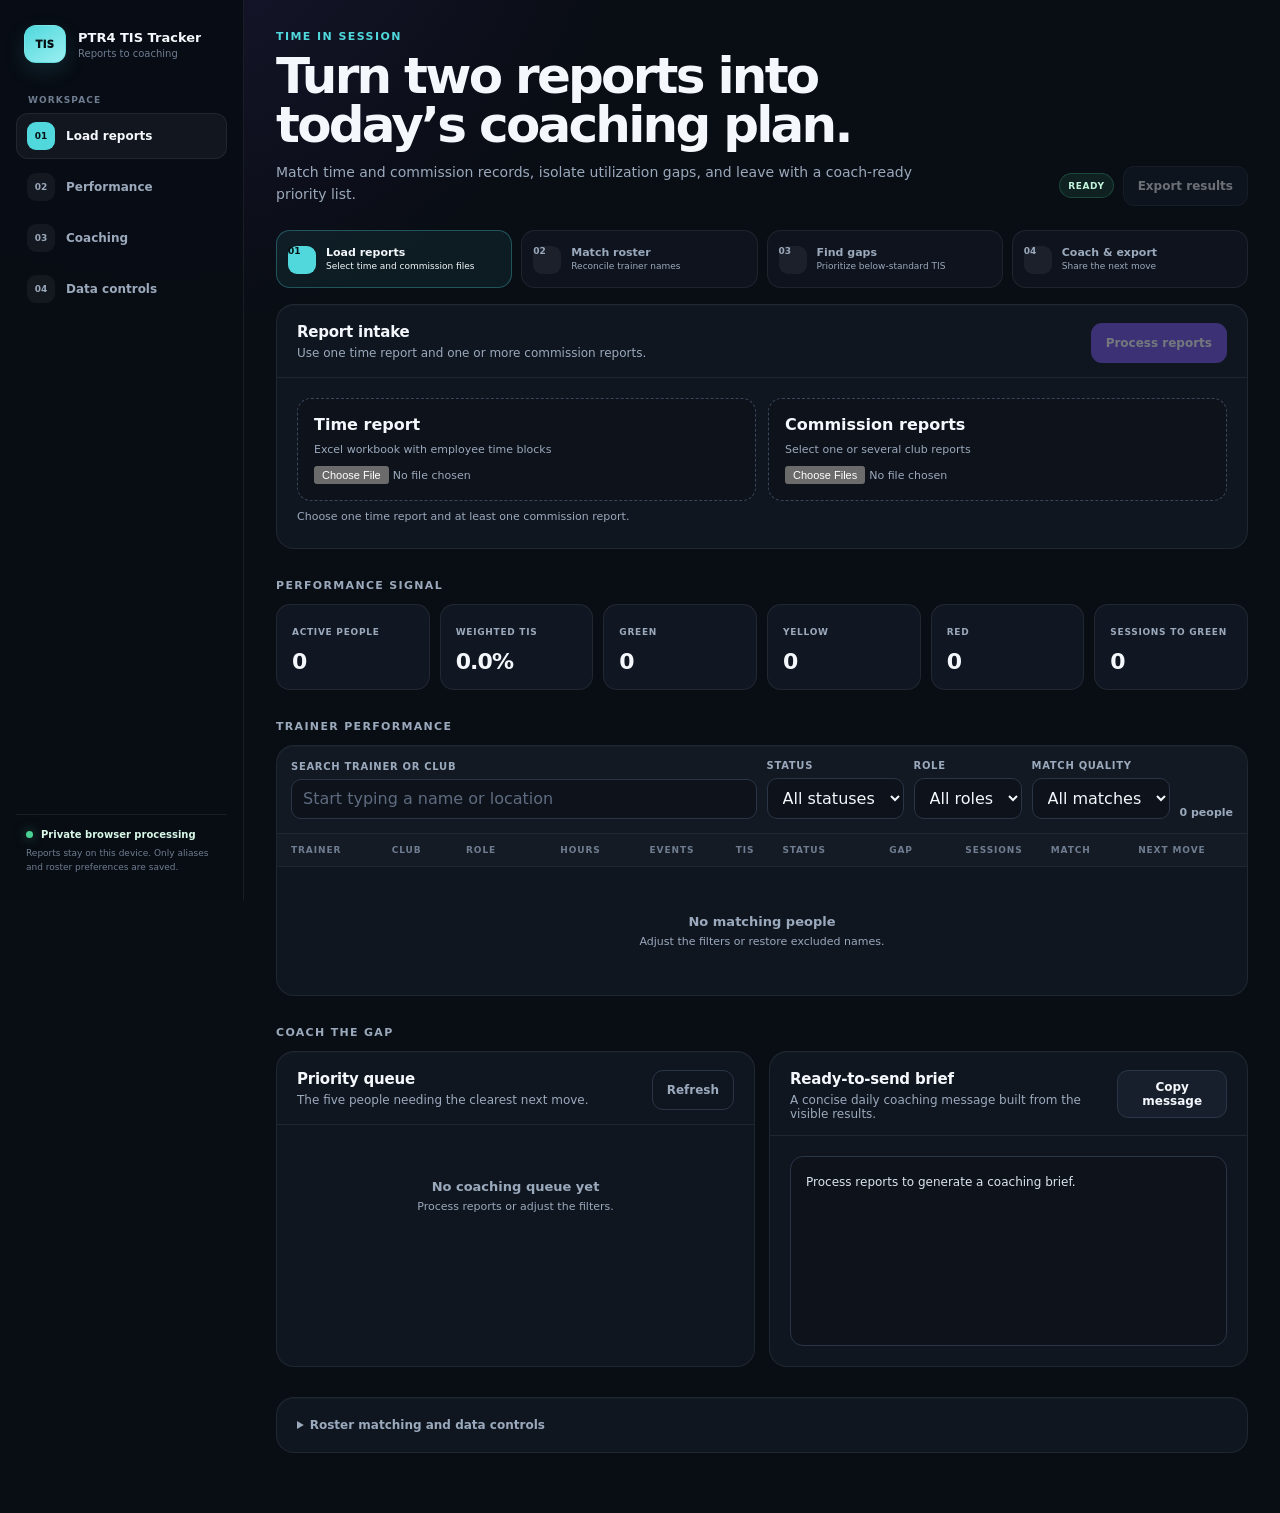
<file: index.html>
<!doctype html>
<html lang="en">
<head>
  <meta charset="utf-8">
  <meta name="viewport" content="width=device-width, initial-scale=1">
  <meta name="theme-color" content="#0a0d14">
  <meta name="description" content="PTR4 Time in Session tracker for matching reports, finding utilization gaps, and creating the next coaching move.">
  <title>PTR4 TIS Tracker</title>
  <link rel="stylesheet" href="styles.css">
  <script src="https://cdn.sheetjs.com/xlsx-0.20.3/package/dist/xlsx.full.min.js" defer></script>
  <script src="tis.js" defer></script>
</head>
<body class="tracker-page">
  <div class="tracker-shell">
    <aside class="sidebar">
      <a class="brand" href="#workflow">
        <span class="brand-mark">TIS</span>
        <span class="brand-copy"><strong>PTR4 TIS Tracker</strong><span>Reports to coaching</span></span>
      </a>
      <div class="nav-label">Workspace</div>
      <nav class="side-nav" aria-label="Tracker navigation">
        <a class="nav-item active" href="#workflow"><span class="nav-icon">01</span><span>Load reports</span></a>
        <a class="nav-item" href="#results"><span class="nav-icon">02</span><span>Performance</span></a>
        <a class="nav-item" href="#coaching"><span class="nav-icon">03</span><span>Coaching</span></a>
        <a class="nav-item" href="#controls"><span class="nav-icon">04</span><span>Data controls</span></a>
      </nav>
      <div class="sidebar-foot">
        <div class="source-line"><span class="source-dot"></span><span>Private browser processing</span></div>
        <div class="source-meta">Reports stay on this device. Only aliases and roster preferences are saved.</div>
      </div>
    </aside>

    <main class="tracker-main">
      <section id="workflow">
        <div class="tracker-heading">
          <div>
            <div class="eyebrow">Time in Session</div>
            <h1>Turn two reports into<br>today’s coaching plan.</h1>
            <p>Match time and commission records, isolate utilization gaps, and leave with a coach-ready priority list.</p>
          </div>
          <div class="inline">
            <span class="status neutral" id="loaderPill" aria-live="polite">Ready</span>
            <button class="button secondary" type="button" id="exportBtn" disabled>Export results</button>
          </div>
        </div>

        <div class="tracker-stepper" aria-label="TIS workflow">
          <div class="tracker-step active" id="workflow1">
            <span class="step-number">01</span>
            <div><strong>Load reports</strong><span>Select time and commission files</span></div>
          </div>
          <div class="tracker-step" id="workflow2">
            <span class="step-number">02</span>
            <div><strong>Match roster</strong><span>Reconcile trainer names</span></div>
          </div>
          <div class="tracker-step" id="workflow3">
            <span class="step-number">03</span>
            <div><strong>Find gaps</strong><span>Prioritize below-standard TIS</span></div>
          </div>
          <div class="tracker-step" id="workflow4">
            <span class="step-number">04</span>
            <div><strong>Coach & export</strong><span>Share the next move</span></div>
          </div>
        </div>

        <section class="card">
          <div class="card-head">
            <div><h2>Report intake</h2><p>Use one time report and one or more commission reports.</p></div>
            <button class="button" type="button" id="processBtn" disabled>Process reports</button>
          </div>
          <div class="card-pad">
            <div class="upload-zone">
              <label class="file-field" for="timeFile">
                <strong>Time report</strong>
                <span class="muted">Excel workbook with employee time blocks</span>
                <input id="timeFile" type="file" accept=".xls,.xlsx">
              </label>
              <label class="file-field" for="commFiles">
                <strong>Commission reports</strong>
                <span class="muted">Select one or several club reports</span>
                <input id="commFiles" type="file" accept=".xls,.xlsx" multiple>
              </label>
            </div>
            <div class="feedback" id="fileState" aria-live="polite">Choose both report types to begin.</div>
          </div>
        </section>
      </section>

      <section id="results">
        <div class="section-title">Performance signal</div>
        <div class="tracker-kpis">
          <div class="tracker-kpi"><span>Active people</span><strong id="kActive">0</strong></div>
          <div class="tracker-kpi"><span>Weighted TIS</span><strong id="kTis">0.0%</strong></div>
          <div class="tracker-kpi"><span>Green</span><strong id="kGreen">0</strong></div>
          <div class="tracker-kpi"><span>Yellow</span><strong id="kYellow">0</strong></div>
          <div class="tracker-kpi"><span>Red</span><strong id="kRed">0</strong></div>
          <div class="tracker-kpi"><span>Sessions to green</span><strong id="kGap">0</strong></div>
        </div>

        <div class="section-title">Trainer performance</div>
        <section class="card table-card">
          <div class="toolbar">
            <div class="field grow">
              <label for="searchInput">Search trainer or club</label>
              <input class="input" id="searchInput" type="search" placeholder="Start typing a name or location">
            </div>
            <div class="field">
              <label for="statusFilter">Status</label>
              <select class="select" id="statusFilter">
                <option value="all">All statuses</option>
                <option value="red">Red</option>
                <option value="yellow">Yellow</option>
                <option value="green">Green</option>
              </select>
            </div>
            <div class="field">
              <label for="roleFilter">Role</label>
              <select class="select" id="roleFilter">
                <option value="all">All roles</option>
                <option value="trainer">Trainers</option>
                <option value="ptm">PTMs</option>
              </select>
            </div>
            <div class="field">
              <label for="matchFilter">Match quality</label>
              <select class="select" id="matchFilter">
                <option value="all">All matches</option>
                <option value="Exact">Exact</option>
                <option value="Alias">Alias</option>
                <option value="Strong">Strong</option>
                <option value="Fuzzy">Fuzzy</option>
                <option value="Ambiguous">Ambiguous</option>
                <option value="Unmatched">Unmatched</option>
              </select>
            </div>
            <div class="result-count" id="tableCount">0 people</div>
          </div>
          <div class="table-wrap">
            <table class="data-table">
              <thead>
                <tr>
                  <th>Trainer</th>
                  <th>Club</th>
                  <th>Role</th>
                  <th class="numeric">Hours</th>
                  <th class="numeric">Events</th>
                  <th class="numeric">TIS</th>
                  <th>Status</th>
                  <th class="numeric">Gap</th>
                  <th class="numeric">Sessions</th>
                  <th>Match</th>
                  <th>Next move</th>
                </tr>
              </thead>
              <tbody id="tbody">
                <tr><td colspan="11"><div class="empty"><strong>No reports processed</strong><span>Load both report types above to build the coaching view.</span></div></td></tr>
              </tbody>
            </table>
          </div>
        </section>
      </section>

      <section id="coaching">
        <div class="section-title">Coach the gap</div>
        <div class="two-col">
          <section class="card">
            <div class="card-head">
              <div><h2>Priority queue</h2><p>The five people needing the clearest next move.</p></div>
              <button class="button ghost" type="button" id="refreshCoaching">Refresh</button>
            </div>
            <div class="card-pad activity-list" id="coachingList">
              <div class="empty"><strong>No coaching queue yet</strong><span>Process reports to rank priorities.</span></div>
            </div>
          </section>
          <section class="card">
            <div class="card-head">
              <div><h2>Ready-to-send brief</h2><p>A concise daily coaching message built from the visible results.</p></div>
              <button class="button secondary" type="button" id="copyCoaching">Copy message</button>
            </div>
            <div class="card-pad">
              <div class="message-box" id="coachingMessage">Process reports to generate a coaching brief.</div>
            </div>
          </section>
        </div>
      </section>

      <details class="card card-pad tracker-utility" id="controls">
        <summary>Roster matching and data controls</summary>
        <div class="two-col">
          <div class="stack">
            <div>
              <div class="section-head"><div><h2>Roster preferences</h2><p>Keep managers out of the trainer queue or restore excluded people.</p></div></div>
              <label class="inline"><input id="hidePTMs" type="checkbox"> Hide PTMs from results</label>
              <div class="form-actions">
                <button class="button secondary" type="button" id="resetRosterBtn">Restore excluded people</button>
                <button class="button ghost" type="button" id="preloadAliasesBtn">Load known aliases</button>
              </div>
              <div id="excludedList"></div>
            </div>
            <div>
              <div class="section-head"><div><h2>Manual alias</h2><p>Connect a commission name to the matching time-report name.</p></div></div>
              <div class="form-grid">
                <div class="field"><label for="aliasSource">Commission name</label><input class="input" id="aliasSource" type="text"></div>
                <div class="field"><label for="aliasTarget">Time-report name</label><input class="input" id="aliasTarget" type="text"></div>
              </div>
              <div class="form-actions"><button class="button secondary" id="addAliasBtn" type="button">Save alias</button></div>
              <div id="aliasList"></div>
            </div>
          </div>
          <div class="stack">
            <div>
              <div class="section-head"><div><h2>Match review</h2><p>Approve fuzzy matches before relying on the coaching queue.</p></div></div>
              <div id="matchReview"><div class="muted">No reports processed.</div></div>
            </div>
            <div>
              <div class="section-head"><div><h2>Processing log</h2><p>Useful when a report format changes.</p></div></div>
              <pre class="message-box" id="log" aria-live="polite"></pre>
            </div>
          </div>
        </div>
      </details>
    </main>
  </div>
</body>
</html>
</file>
<file: styles.css>
:root {
  --bg: #090d14;
  --surface: #111722;
  --surface-2: #171f2c;
  --line: #2a3547;
  --line-soft: rgba(255, 255, 255, 0.07);
  --text: #f4f7fb;
  --muted: #9ba9bc;
  --muted-2: #6f7d91;
  --purple: #7957e8;
  --aqua: #50d8dc;
  --green: #4ad295;
  --yellow: #f2c25c;
  --red: #ff6b78;
  --shadow: 0 18px 48px rgba(0, 0, 0, 0.28);
  --radius: 18px;
  --sidebar: 244px;
}

* {
  box-sizing: border-box;
}

html {
  color-scheme: dark;
  scroll-behavior: smooth;
}

body {
  margin: 0;
  min-width: 320px;
  min-height: 100vh;
  overflow-x: hidden;
  color: var(--text);
  background:
    radial-gradient(circle at 12% -10%, rgba(121, 87, 232, 0.14), transparent 30rem),
    var(--bg);
  font-family:
    Inter, ui-sans-serif, system-ui, -apple-system, BlinkMacSystemFont, "Segoe UI",
    sans-serif;
  -webkit-font-smoothing: antialiased;
}

button,
input,
select,
textarea {
  font: inherit;
}

button,
a {
  -webkit-tap-highlight-color: transparent;
}

a,
button {
  color: inherit;
}

:focus-visible {
  outline: 3px solid rgba(80, 216, 220, 0.8);
  outline-offset: 3px;
}

#workflow,
#results,
#coaching,
#controls {
  scroll-margin-top: 24px;
}

.tracker-shell {
  display: grid;
  grid-template-columns: var(--sidebar) minmax(0, 1fr);
  min-height: 100vh;
}

.sidebar {
  position: sticky;
  top: 0;
  z-index: 20;
  display: flex;
  flex-direction: column;
  height: 100vh;
  padding: 22px 16px;
  border-right: 1px solid var(--line-soft);
  background: rgba(9, 13, 20, 0.96);
}

.brand {
  display: flex;
  align-items: center;
  gap: 12px;
  padding: 3px 8px 24px;
  text-decoration: none;
}

.brand-mark {
  display: grid;
  place-items: center;
  flex: 0 0 42px;
  width: 42px;
  height: 38px;
  border: 1px solid rgba(80, 216, 220, 0.3);
  border-radius: 12px;
  color: #071013;
  background: linear-gradient(145deg, var(--aqua), #9aeff1);
  box-shadow: 0 8px 22px rgba(80, 216, 220, 0.13);
  font-size: 10px;
  font-weight: 950;
  letter-spacing: 0.04em;
}

.brand-copy {
  min-width: 0;
}

.brand-copy strong,
.brand-copy span {
  display: block;
  overflow: hidden;
  text-overflow: ellipsis;
  white-space: nowrap;
}

.brand-copy strong {
  font-size: 13px;
}

.brand-copy span {
  margin-top: 3px;
  color: var(--muted-2);
  font-size: 10px;
}

.nav-label {
  padding: 8px 12px;
  color: var(--muted-2);
  font-size: 9px;
  font-weight: 850;
  letter-spacing: 0.12em;
  text-transform: uppercase;
}

.side-nav {
  display: grid;
  gap: 5px;
}

.nav-item {
  display: flex;
  align-items: center;
  gap: 11px;
  min-height: 43px;
  padding: 8px 10px;
  border: 1px solid transparent;
  border-radius: 12px;
  color: var(--muted);
  font-size: 12px;
  font-weight: 720;
  text-decoration: none;
  transition:
    color 150ms ease,
    background 150ms ease,
    border-color 150ms ease;
}

.nav-item:hover,
.nav-item.active {
  color: var(--text);
  border-color: var(--line-soft);
  background: rgba(255, 255, 255, 0.045);
}

.nav-icon {
  display: grid;
  place-items: center;
  flex: 0 0 28px;
  width: 28px;
  height: 28px;
  border-radius: 9px;
  color: var(--muted);
  background: rgba(255, 255, 255, 0.05);
  font-size: 9px;
  font-weight: 900;
}

.nav-item.active .nav-icon {
  color: #071013;
  background: var(--aqua);
}

.sidebar-foot {
  margin-top: auto;
  padding: 14px 10px 4px;
  border-top: 1px solid var(--line-soft);
}

.source-line {
  display: flex;
  align-items: center;
  gap: 8px;
  color: #d8f8e8;
  font-size: 10px;
  font-weight: 780;
}

.source-dot {
  width: 7px;
  height: 7px;
  border-radius: 999px;
  background: var(--green);
  box-shadow: 0 0 12px rgba(74, 210, 149, 0.55);
}

.source-meta {
  margin-top: 7px;
  color: var(--muted-2);
  font-size: 9px;
  line-height: 1.5;
}

.tracker-main {
  min-width: 0;
  max-width: 1640px;
  width: 100%;
  padding: 30px 32px 60px;
}

.tracker-heading {
  display: flex;
  align-items: flex-end;
  justify-content: space-between;
  gap: 24px;
  margin-bottom: 24px;
}

.tracker-heading h1 {
  margin: 0;
  font-size: clamp(32px, 4vw, 50px);
  line-height: 0.98;
  letter-spacing: -0.055em;
}

.tracker-heading p {
  max-width: 680px;
  margin: 11px 0 0;
  color: var(--muted);
  font-size: 14px;
  line-height: 1.6;
}

.eyebrow {
  margin-bottom: 9px;
  color: var(--aqua);
  font-size: 11px;
  font-weight: 850;
  letter-spacing: 0.13em;
  text-transform: uppercase;
}

.inline {
  display: flex;
  align-items: center;
  gap: 9px;
  flex-wrap: wrap;
}

.button {
  display: inline-flex;
  align-items: center;
  justify-content: center;
  min-height: 40px;
  padding: 9px 14px;
  border: 1px solid transparent;
  border-radius: 11px;
  color: #fff;
  background: var(--purple);
  font-size: 12px;
  font-weight: 800;
  cursor: pointer;
  transition:
    transform 150ms ease,
    filter 150ms ease,
    border-color 150ms ease;
}

.button:hover:not(:disabled) {
  transform: translateY(-1px);
  filter: brightness(1.08);
}

.button.secondary {
  color: var(--text);
  border-color: var(--line);
  background: var(--surface-2);
}

.button.ghost {
  color: var(--muted);
  border-color: var(--line);
  background: transparent;
}

.button:disabled {
  opacity: 0.42;
  cursor: not-allowed;
}

.status {
  display: inline-flex;
  align-items: center;
  justify-content: center;
  min-height: 25px;
  padding: 4px 8px;
  border: 1px solid var(--line);
  border-radius: 999px;
  color: var(--muted);
  background: rgba(255, 255, 255, 0.03);
  font-size: 9px;
  font-weight: 850;
  letter-spacing: 0.07em;
  text-transform: uppercase;
  white-space: nowrap;
}

.status.red {
  color: #ffc8cd;
  border-color: rgba(255, 107, 120, 0.23);
  background: rgba(255, 107, 120, 0.1);
}

.status.yellow {
  color: #ffe3a5;
  border-color: rgba(242, 194, 92, 0.24);
  background: rgba(242, 194, 92, 0.1);
}

.status.green {
  color: #c2f4dd;
  border-color: rgba(74, 210, 149, 0.22);
  background: rgba(74, 210, 149, 0.1);
}

.tracker-stepper {
  display: grid;
  grid-template-columns: repeat(4, minmax(0, 1fr));
  gap: 9px;
  margin-bottom: 16px;
}

.tracker-step {
  display: flex;
  align-items: center;
  gap: 10px;
  min-height: 58px;
  padding: 11px;
  border: 1px solid var(--line-soft);
  border-radius: 14px;
  color: var(--muted);
  background: rgba(17, 23, 34, 0.72);
}

.tracker-step.active {
  color: var(--text);
  border-color: rgba(80, 216, 220, 0.3);
  background: rgba(80, 216, 220, 0.07);
}

.tracker-step.complete {
  color: var(--text);
  border-color: rgba(74, 210, 149, 0.22);
}

.step-number {
  display: grid;
  place-items: center;
  flex: 0 0 28px;
  width: 28px;
  height: 28px;
  border-radius: 9px;
  background: rgba(255, 255, 255, 0.06);
  font-size: 10px;
  font-weight: 900;
}

.tracker-step.active .step-number,
.tracker-step.complete .step-number {
  color: #061012;
  background: var(--aqua);
}

.tracker-step strong,
.tracker-step span {
  display: block;
}

.tracker-step strong {
  font-size: 11px;
}

.tracker-step span {
  margin-top: 2px;
  font-size: 9px;
}

.card {
  min-width: 0;
  border: 1px solid var(--line-soft);
  border-radius: var(--radius);
  background: rgba(17, 23, 34, 0.92);
  box-shadow: 0 1px 0 rgba(255, 255, 255, 0.025) inset;
}

.card-pad {
  padding: 20px;
}

.card-head {
  display: flex;
  align-items: flex-start;
  justify-content: space-between;
  gap: 16px;
  padding: 18px 20px 14px;
  border-bottom: 1px solid var(--line-soft);
}

.card-head h2,
.card-head h3 {
  margin: 0;
  font-size: 15px;
  letter-spacing: -0.015em;
}

.card-head p {
  margin: 5px 0 0;
  color: var(--muted);
  font-size: 12px;
}

.upload-zone {
  display: grid;
  grid-template-columns: repeat(2, minmax(0, 1fr));
  gap: 12px;
}

.file-field {
  display: grid;
  gap: 8px;
  padding: 16px;
  border: 1px dashed #3a465a;
  border-radius: 14px;
  background: #0d121b;
  cursor: pointer;
}

.file-field:hover {
  border-color: rgba(80, 216, 220, 0.45);
}

.file-field input[type="file"] {
  width: 100%;
  color: var(--muted);
  font-size: 11px;
}

.feedback {
  min-height: 18px;
  margin-top: 9px;
  color: var(--muted);
  font-size: 11px;
}

.feedback.inline-error,
.feedback.error {
  color: var(--red);
}

.section-title {
  margin: 30px 0 12px;
  color: var(--muted);
  font-size: 11px;
  font-weight: 850;
  letter-spacing: 0.12em;
  text-transform: uppercase;
}

.tracker-kpis {
  display: grid;
  grid-template-columns: repeat(6, minmax(0, 1fr));
  gap: 10px;
}

.tracker-kpi {
  padding: 15px;
  border: 1px solid var(--line-soft);
  border-radius: 14px;
  background: var(--surface);
}

.tracker-kpi span {
  color: var(--muted);
  font-size: 9px;
  font-weight: 800;
  letter-spacing: 0.08em;
  text-transform: uppercase;
}

.tracker-kpi strong {
  display: block;
  margin-top: 10px;
  font-size: 22px;
  letter-spacing: -0.04em;
}

.toolbar {
  display: flex;
  align-items: end;
  gap: 10px;
  flex-wrap: wrap;
  padding: 14px;
  border-bottom: 1px solid var(--line-soft);
  background: rgba(255, 255, 255, 0.012);
}

.field {
  display: grid;
  gap: 7px;
  min-width: 0;
}

.field.grow {
  flex: 1 1 230px;
}

.field label {
  color: var(--muted);
  font-size: 10px;
  font-weight: 800;
  letter-spacing: 0.07em;
  text-transform: uppercase;
}

.input,
.select {
  width: 100%;
  min-height: 40px;
  padding: 9px 11px;
  border: 1px solid var(--line);
  border-radius: 10px;
  color: var(--text);
  background: #0d121b;
  outline: none;
}

.input::placeholder {
  color: #5f6c80;
}

.input:focus,
.select:focus {
  border-color: rgba(80, 216, 220, 0.55);
  box-shadow: 0 0 0 3px rgba(80, 216, 220, 0.08);
}

.result-count {
  margin-left: auto;
  color: var(--muted);
  font-size: 11px;
  font-weight: 750;
}

.table-card {
  overflow: hidden;
}

.table-wrap {
  overflow-x: auto;
}

.data-table {
  width: 100%;
  border-collapse: collapse;
  font-size: 12px;
}

.data-table th {
  padding: 11px 14px;
  color: var(--muted-2);
  background: rgba(255, 255, 255, 0.025);
  font-size: 9px;
  font-weight: 850;
  letter-spacing: 0.1em;
  text-align: left;
  text-transform: uppercase;
  white-space: nowrap;
}

.data-table td {
  padding: 13px 14px;
  border-top: 1px solid var(--line-soft);
  white-space: nowrap;
}

.data-table tbody tr {
  transition: background 140ms ease;
}

.data-table tbody tr:hover {
  background: rgba(255, 255, 255, 0.025);
}

.data-table .numeric {
  font-variant-numeric: tabular-nums;
  text-align: right;
}

.text-button {
  padding: 0;
  border: 0;
  color: var(--aqua);
  background: transparent;
  font-size: 10px;
  font-weight: 800;
  cursor: pointer;
}

.text-button:hover {
  text-decoration: underline;
}

.empty {
  padding: 34px 20px;
  color: var(--muted);
  text-align: center;
  font-size: 13px;
}

.empty strong,
.empty span {
  display: block;
}

.empty span {
  margin-top: 6px;
  font-size: 11px;
}

.two-col {
  display: grid;
  grid-template-columns: repeat(2, minmax(0, 1fr));
  gap: 14px;
}

.stack {
  display: grid;
  align-content: start;
  gap: 24px;
}

.activity-list {
  display: grid;
}

.activity-row {
  display: grid;
  grid-template-columns: minmax(0, 1fr) auto;
  align-items: center;
  gap: 13px;
  min-width: 0;
  padding: 12px 0;
  border-top: 1px solid var(--line-soft);
}

.activity-row:first-child {
  border-top: 0;
}

.activity-row strong,
.activity-row span {
  display: block;
}

.activity-row strong {
  font-size: 12px;
}

.activity-row span:not(.status) {
  margin-top: 4px;
  color: var(--muted);
  font-size: 10px;
  line-height: 1.45;
}

.message-box {
  min-height: 190px;
  margin: 0;
  padding: 15px;
  overflow: auto;
  border: 1px solid var(--line);
  border-radius: 13px;
  color: #dce4ef;
  background: #0d121b;
  font-family: inherit;
  font-size: 12px;
  line-height: 1.7;
  white-space: pre-wrap;
}

.tracker-utility {
  margin-top: 30px;
}

.tracker-utility summary {
  cursor: pointer;
  color: var(--muted);
  font-size: 12px;
  font-weight: 800;
}

.tracker-utility[open] summary {
  margin-bottom: 20px;
  color: var(--text);
}

.section-head {
  display: flex;
  align-items: flex-start;
  justify-content: space-between;
  gap: 14px;
  margin-bottom: 12px;
}

.section-head h2,
.section-head h3 {
  margin: 0;
  font-size: 14px;
}

.section-head p {
  margin: 5px 0 0;
  color: var(--muted);
  font-size: 11px;
  line-height: 1.45;
}

.form-grid {
  display: grid;
  grid-template-columns: repeat(2, minmax(0, 1fr));
  gap: 12px;
}

.form-actions {
  display: flex;
  gap: 9px;
  flex-wrap: wrap;
  margin-top: 14px;
}

.muted {
  color: var(--muted);
  font-size: 11px;
  line-height: 1.45;
}

@media (max-width: 1180px) {
  .tracker-kpis {
    grid-template-columns: repeat(3, minmax(0, 1fr));
  }

  .two-col {
    grid-template-columns: 1fr;
  }
}

@media (max-width: 900px) {
  .tracker-shell {
    display: block;
  }

  .sidebar {
    position: relative;
    flex-direction: row;
    align-items: center;
    height: auto;
    padding: 12px 16px;
    border-right: 0;
    border-bottom: 1px solid var(--line-soft);
  }

  .brand {
    padding: 0;
  }

  .brand-mark {
    height: 34px;
  }

  .side-nav,
  .sidebar-foot,
  .nav-label {
    display: none;
  }

  .tracker-main {
    padding: 28px 16px 42px;
  }

  .tracker-heading {
    align-items: flex-start;
    flex-direction: column;
  }

  .tracker-stepper {
    grid-template-columns: repeat(2, minmax(0, 1fr));
  }
}

@media (max-width: 620px) {
  .tracker-heading h1 {
    font-size: 34px;
  }

  .tracker-kpis,
  .form-grid,
  .upload-zone {
    grid-template-columns: 1fr;
  }

  .tracker-step span {
    display: none;
  }

  .card-head {
    align-items: stretch;
    flex-direction: column;
  }

  .toolbar {
    align-items: stretch;
    flex-direction: column;
  }

  .result-count {
    margin-left: 0;
  }

  .data-table {
    min-width: 760px;
  }
}

@media (prefers-reduced-motion: reduce) {
  *,
  *::before,
  *::after {
    scroll-behavior: auto !important;
    transition-duration: 0.01ms !important;
  }
}
</file>
